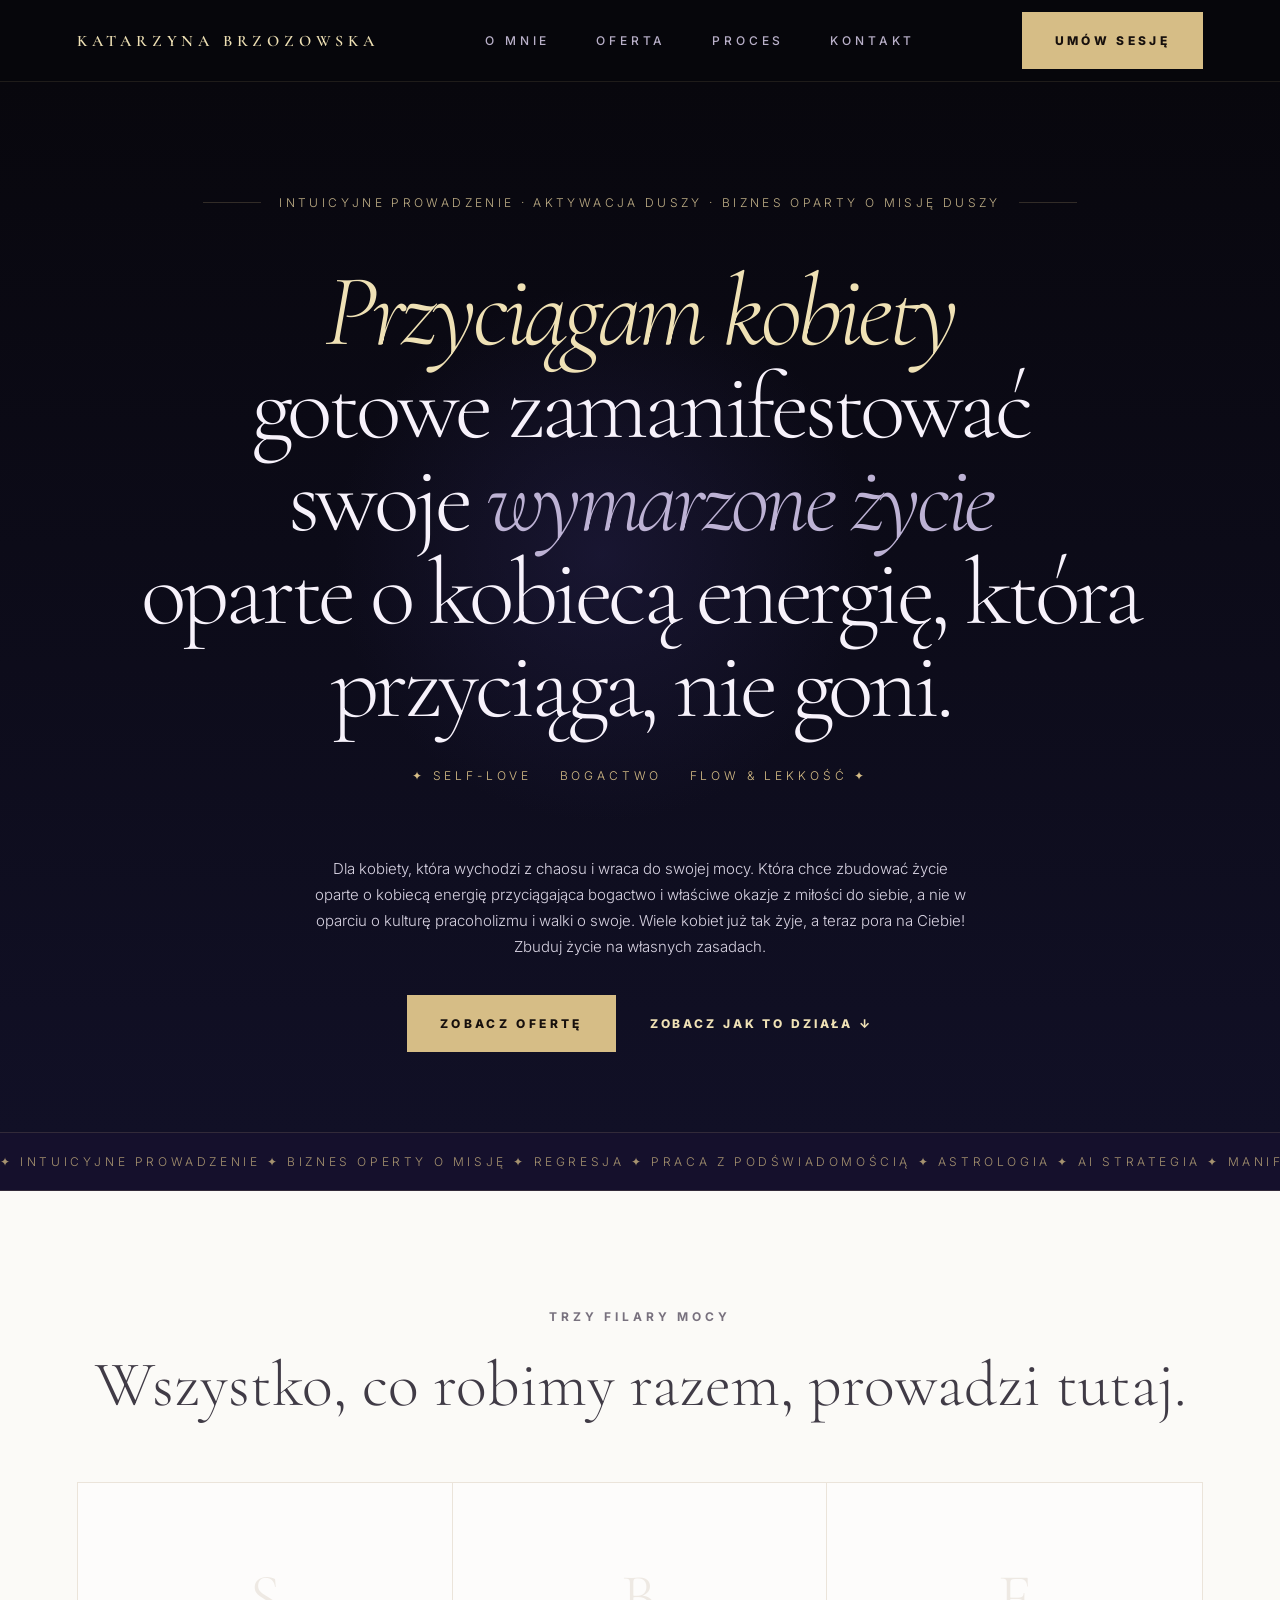
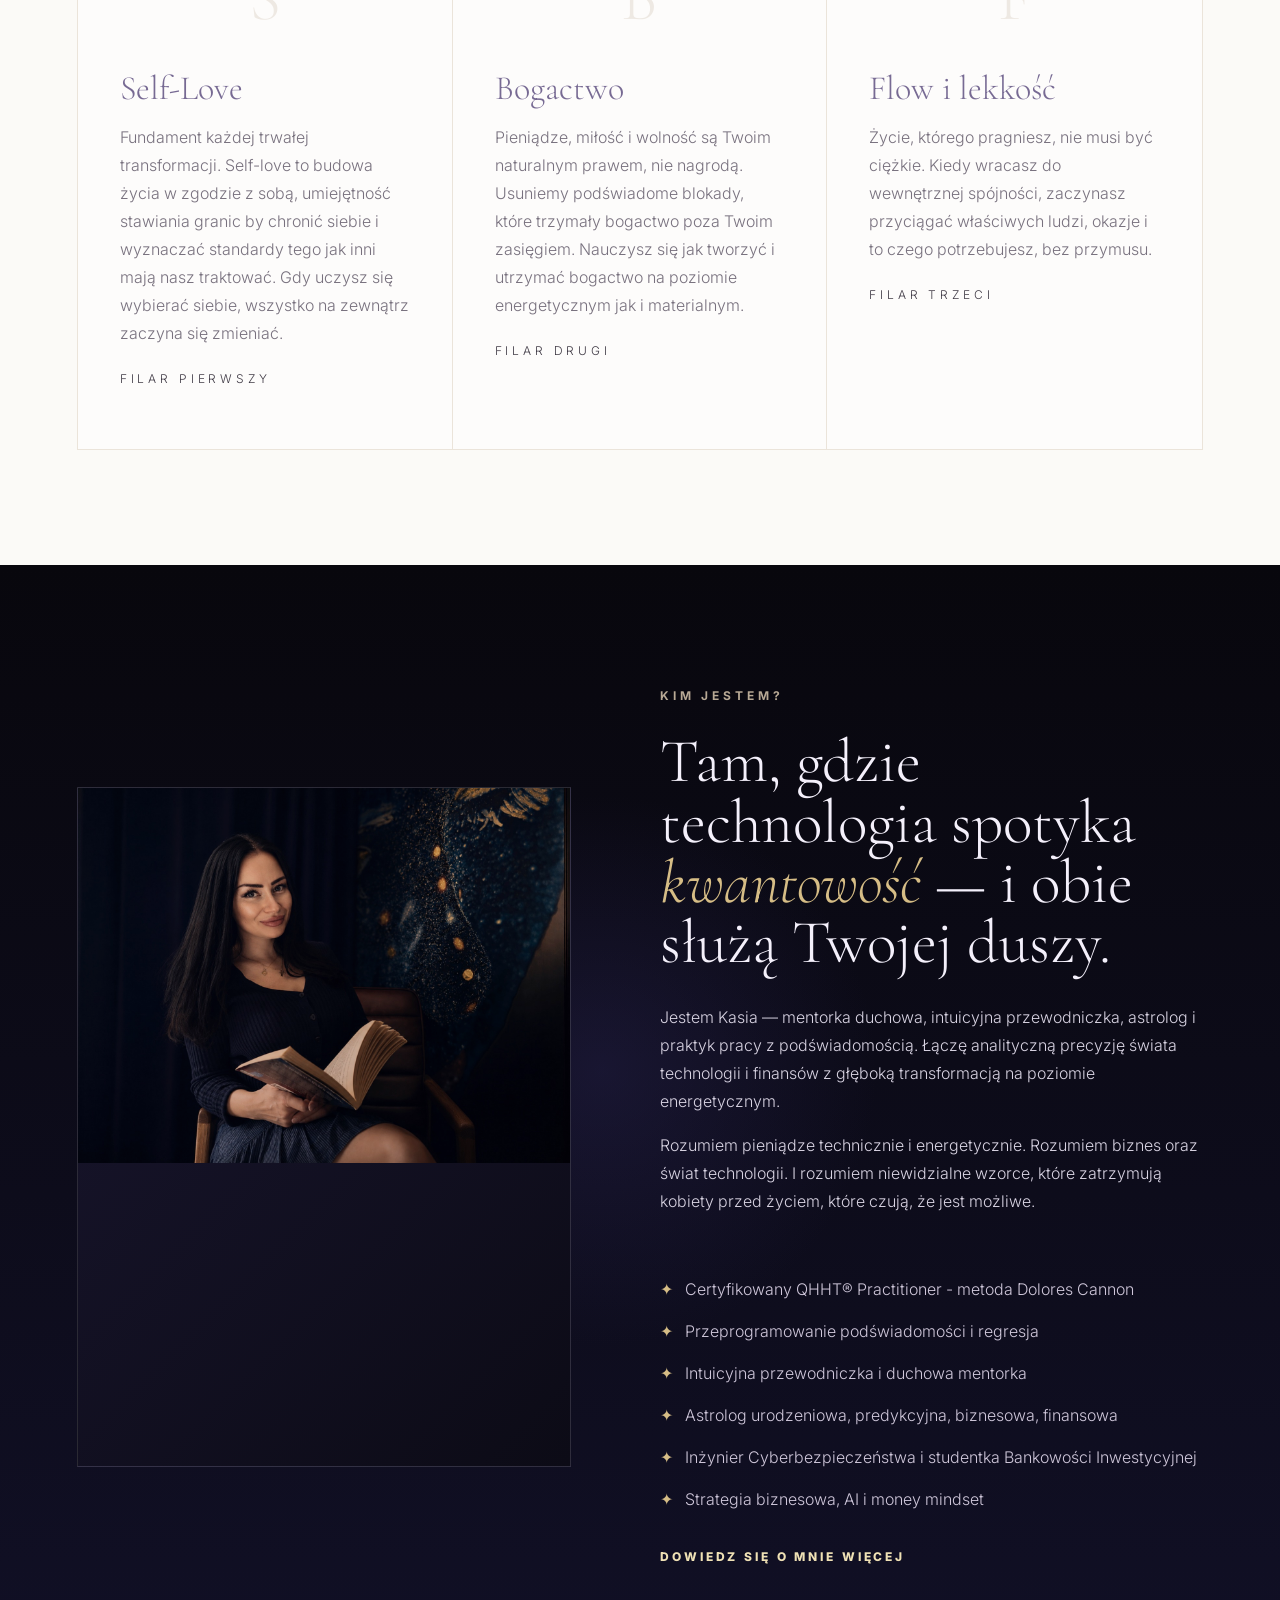
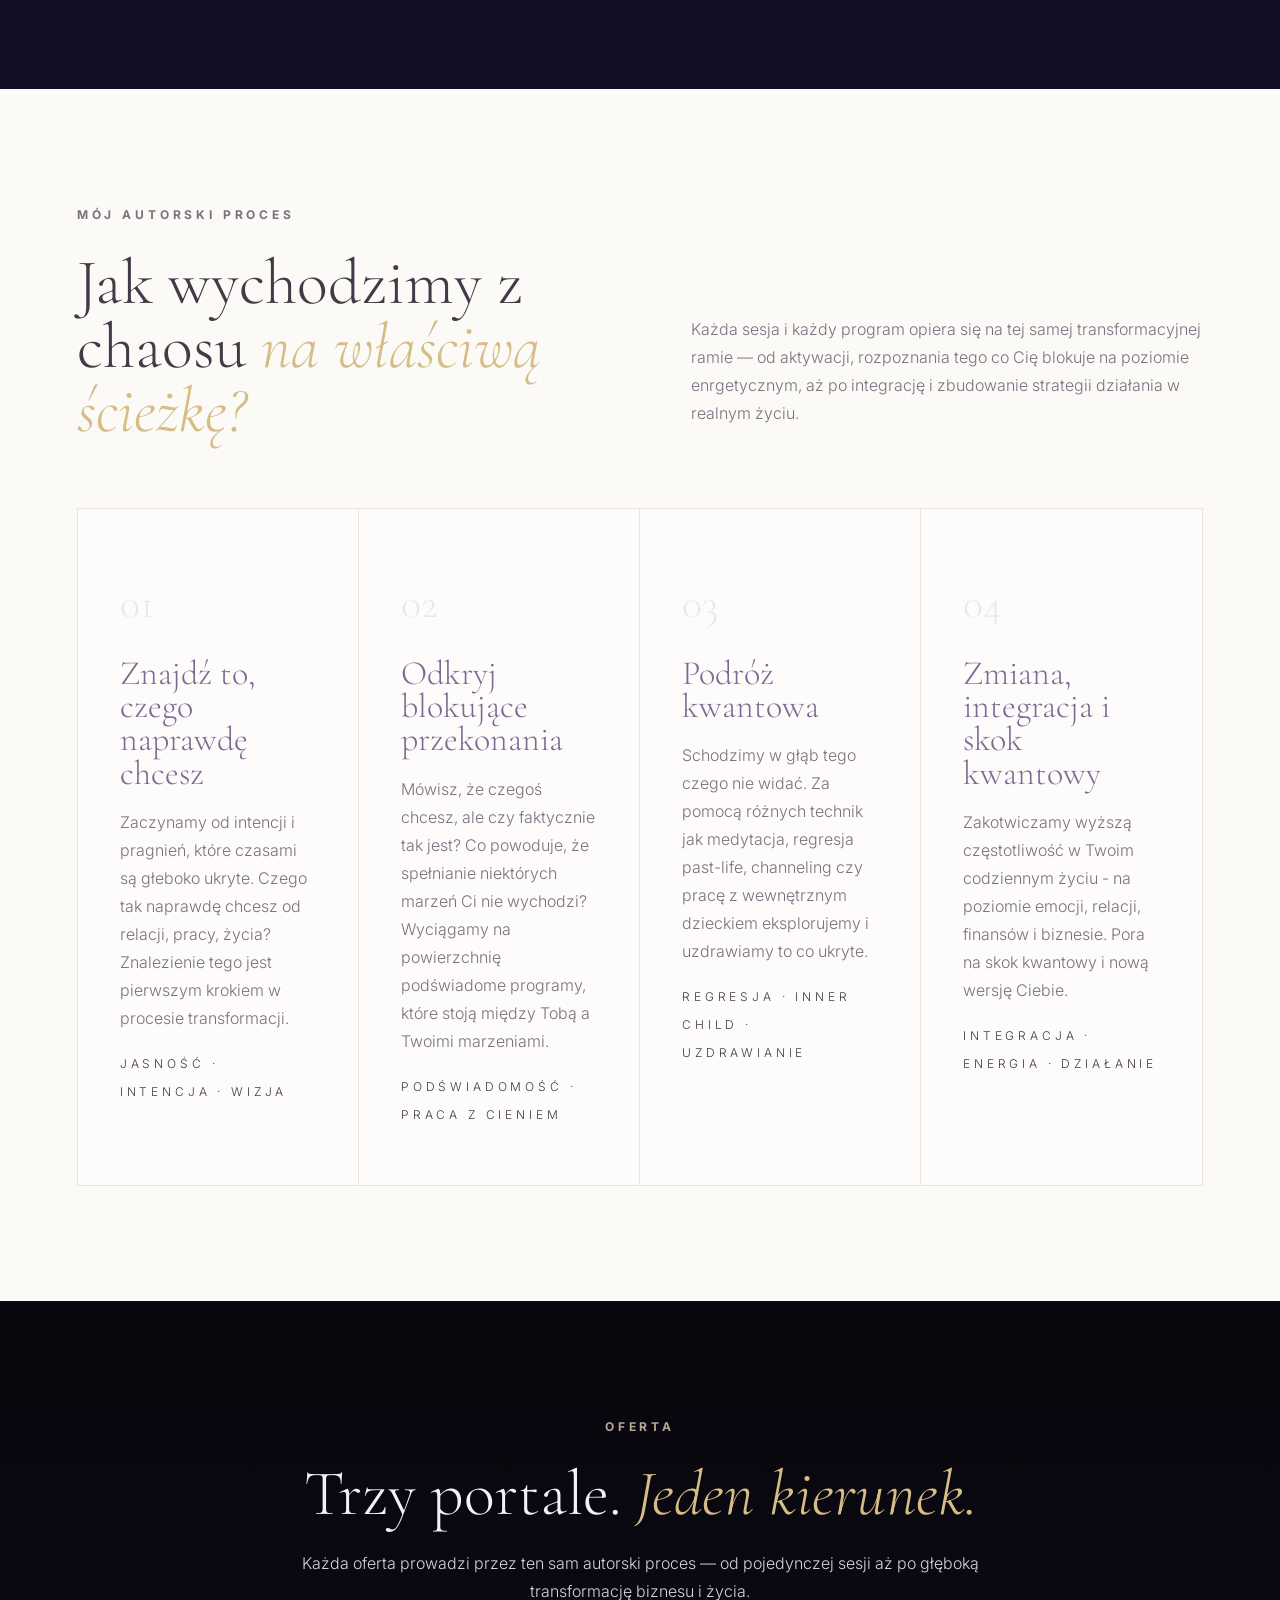
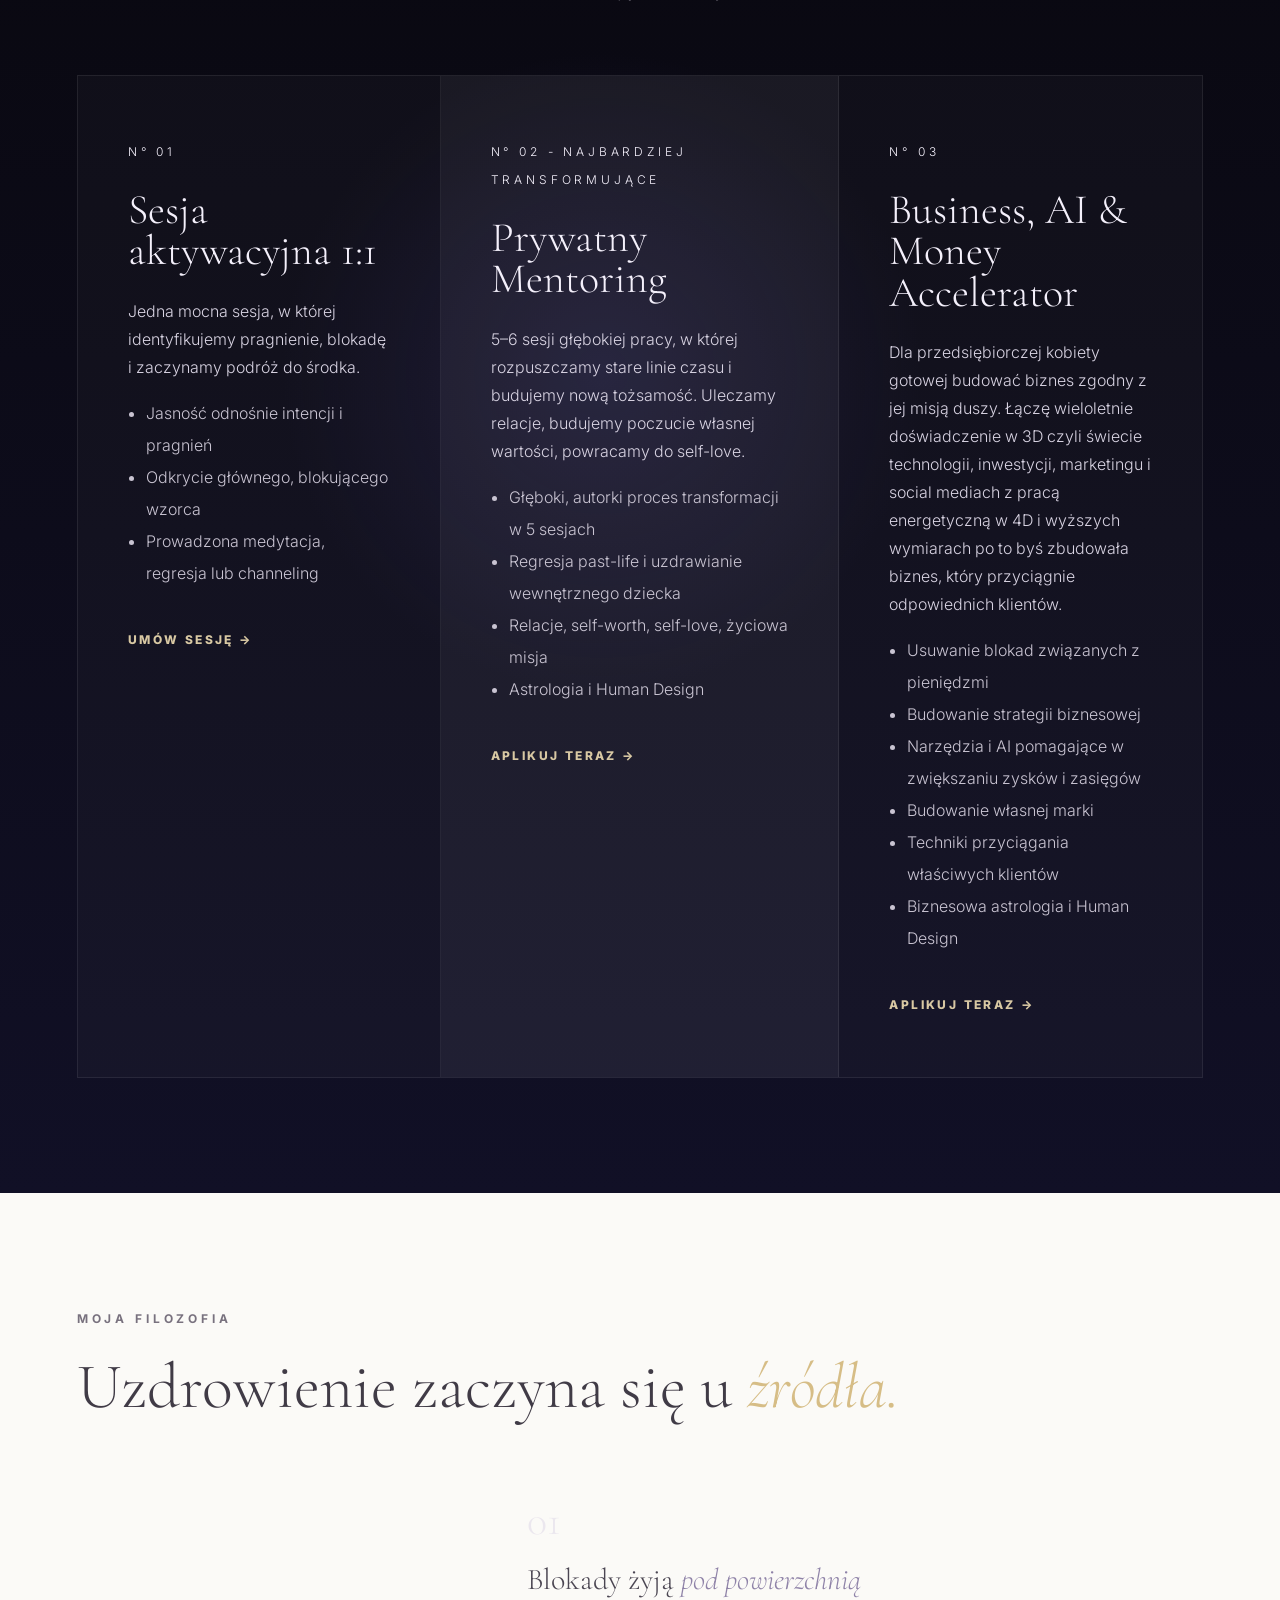
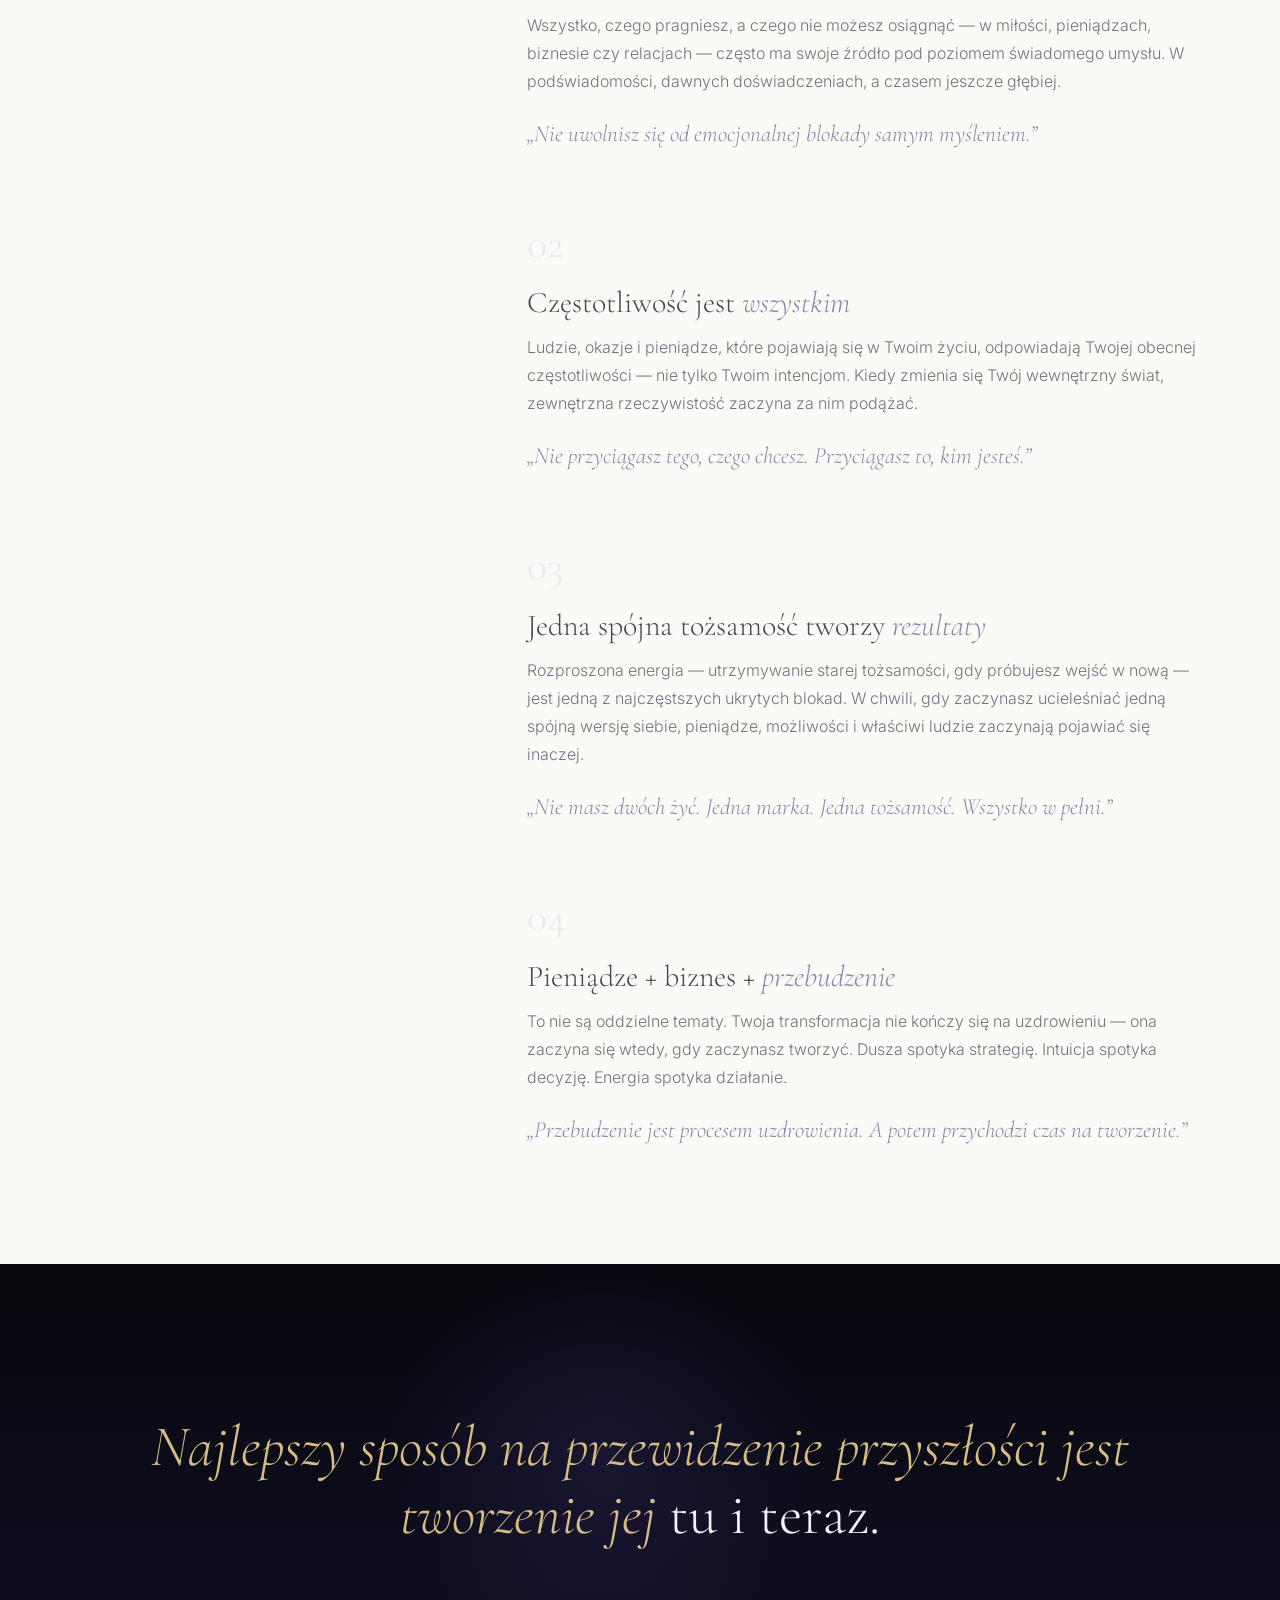
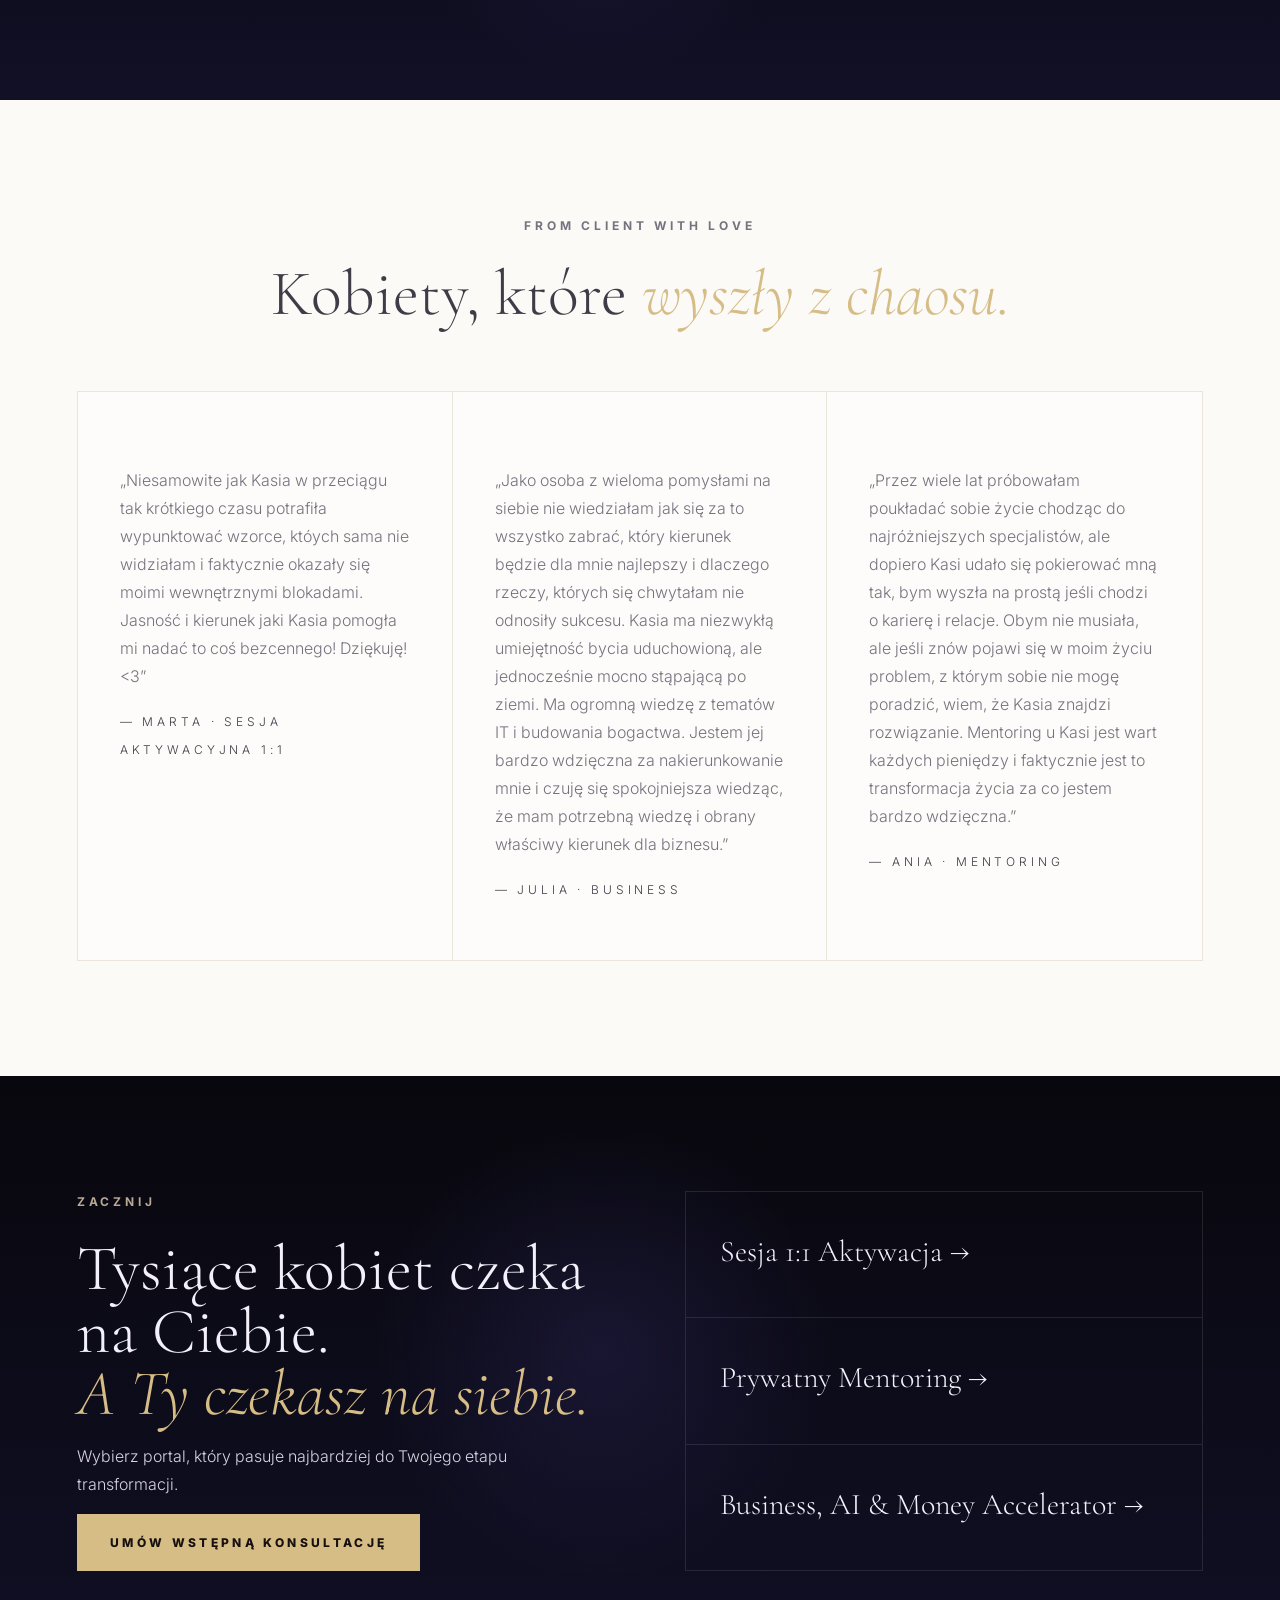
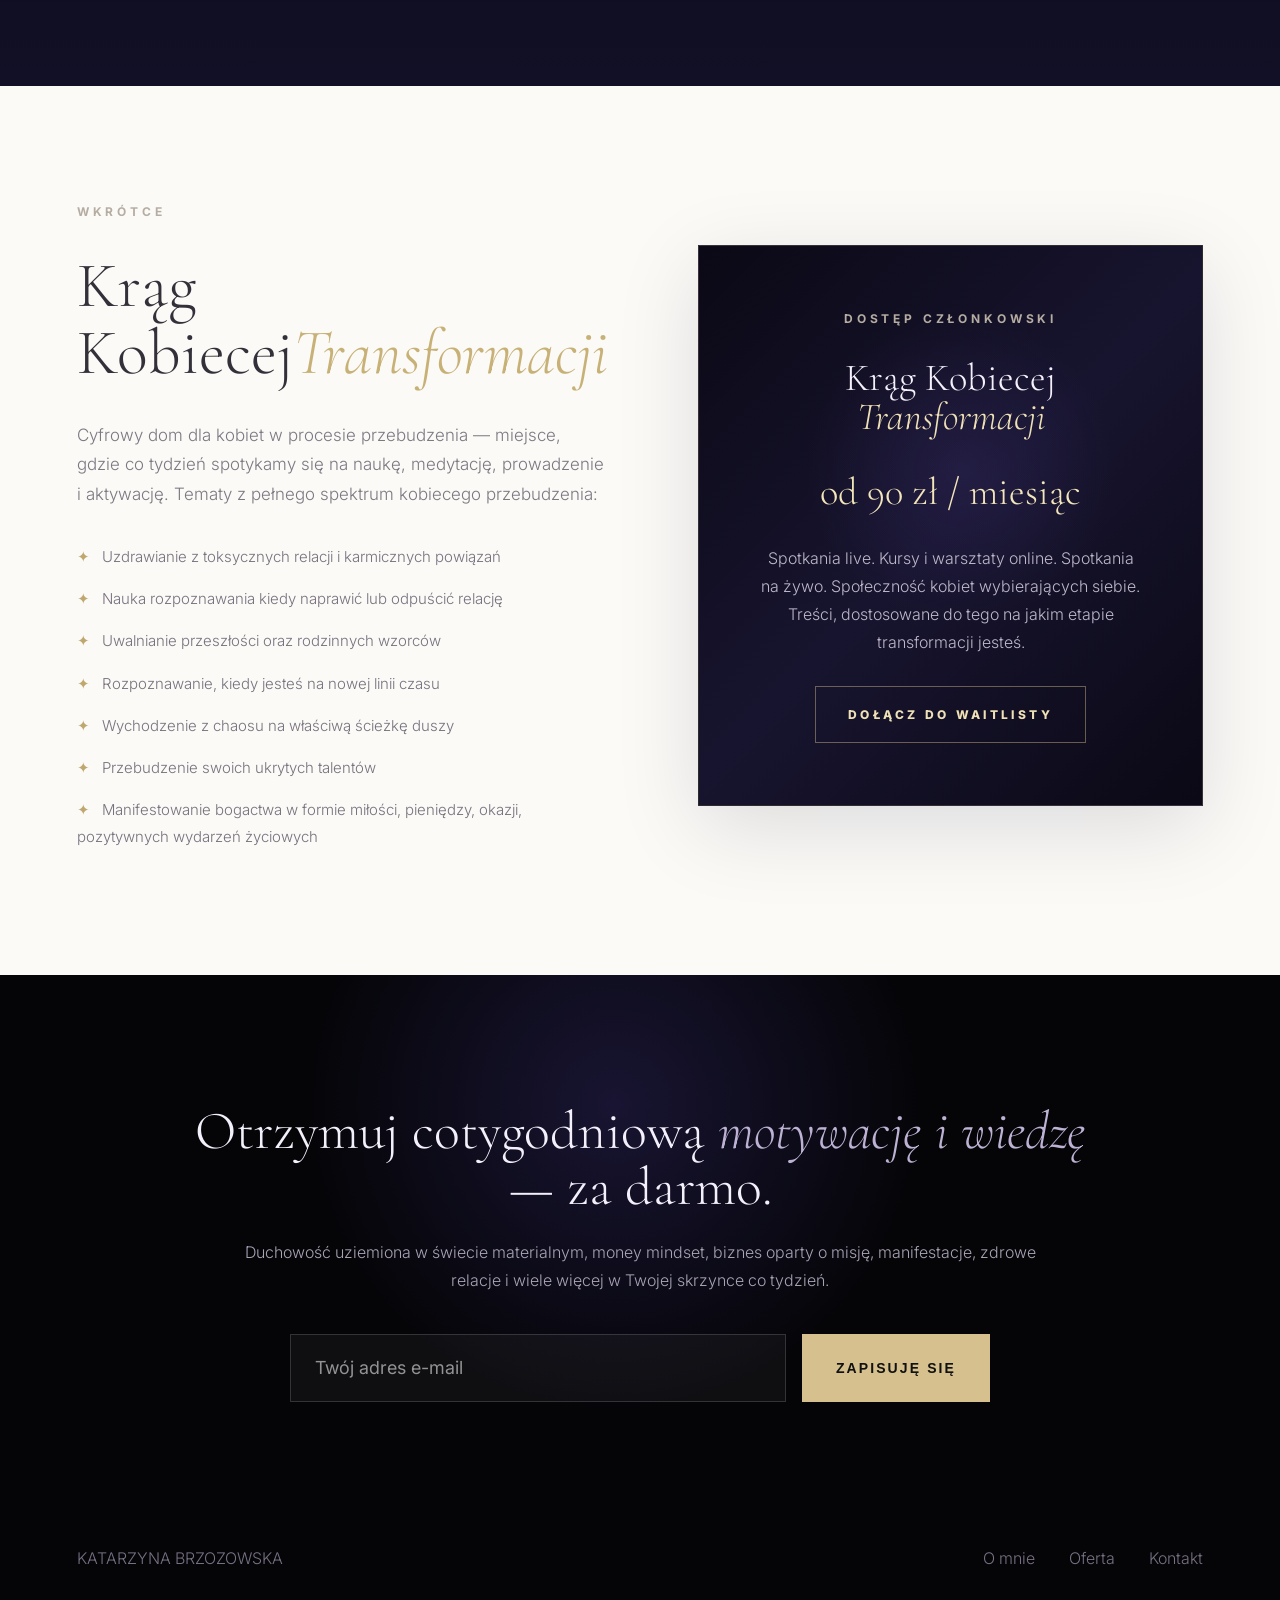
<file: index.html>
<!doctype html>
<html lang="pl">
<head>
  <meta charset="utf-8" />
  <meta name="viewport" content="width=device-width, initial-scale=1" />
  <title>Katarzyna Brzozowska</title>
  <meta name="description" content="Mentoring duchowy, aktywacja duszy, manifestacje, intuicyjne prowadzenie w okresie transformacja i przebudzenia. Tworzenie strategii biznesowych dla kobiet budujących życie w zgodzie z misją duszy." />
  <link rel="preconnect" href="https://fonts.googleapis.com">
  <link rel="preconnect" href="https://fonts.gstatic.com" crossorigin>
  <link href="https://fonts.googleapis.com/css2?family=Cormorant+Garamond:wght@300;400;500;600;700&family=Inter:wght@300;400;500;600;700&display=swap" rel="stylesheet">
  <link rel="stylesheet" href="assets/style.css" />
</head>
<body>
  <header class="site-header">
    <a class="brand" href="index.html">KATARZYNA BRZOZOWSKA</a>
    <nav>
      <a href="about.html">O mnie</a>
      <a href="#oferta">Oferta</a>
      <a href="#proces">Proces</a>
      <a href="contact.html">Kontakt</a>
    </nav>
    <a class="btn" href="https://tidycal.com/katarzynabrzozowskapoland/20-minute-meeting" target="_blank" rel="noopener">Umów sesję</a>
  </header>

  <main>
    <section class="hero section-dark">
      <div>
        <div class="eyebrow-line"><span></span> INTUICYJNE PROWADZENIE · AKTYWACJA DUSZY · BIZNES OPARTY O MISJĘ DUSZY <span></span></div>
        <h1><em>Przyciągam kobiety</em><br>gotowe zamanifestować<br>swoje <i>wymarzone życie</i><br>oparte o kobiecą energię, która przyciąga, nie goni.</h1>
        <p class="small-tags">✦ SELF-LOVE &nbsp;&nbsp; BOGACTWO &nbsp;&nbsp; FLOW & LEKKOŚĆ ✦</p>
        <p class="hero-copy">Dla kobiety, która wychodzi z chaosu i wraca do swojej mocy. Która chce zbudować życie oparte o kobiecą energię przyciągająca bogactwo i właściwe okazje z miłości do siebie, a nie w oparciu o kulturę pracoholizmu i walki o swoje. Wiele kobiet już tak żyje, a teraz pora na Ciebie! Zbuduj życie na własnych zasadach.</p>
        <div class="hero-actions">
          <a class="btn" href="#oferta">Zobacz ofertę</a>
          <a class="text-link" href="#proces">Zobacz jak to działa ↓</a>
        </div>
      </div>
    </section>

    <div class="ticker">
      <div class="ticker-track">
        <span>✦ INTUICYJNE PROWADZENIE ✦ BIZNES OPERTY O MISJĘ ✦ REGRESJA ✦ PRACA Z PODŚWIADOMOŚCIĄ ✦ ASTROLOGIA ✦ AI STRATEGIA ✦ MANIFESTACJA PIENIĘDZY ✦ ULECZENIE RELACJI ✦ REGRESJA ✦ PRACA Z PODŚWIADOMOŚCIĄ ✦ ASTROLOGIA ✦ AI STRATEGIA ✦ MANIFESTACJA PIENIĘDZY ✦ ULECZENIE RELACJI ✦</span>
        <span>✦ HUMAN DESIGN ✦ BIZNES OPERTY O MISJĘ ✦ ASTROLOGIA ✦ AI STRATEGIA ✦ MANIFESTACJA PIENIĘDZY ✦ ULECZENIE RELACJI ✦</span>
      </div>
    </div>

    <section class="section-light principles">
      <div class="center">
        <p class="kicker">TRZY FILARY MOCY</p>
        <h2 class="section-title">Wszystko, co robimy razem, prowadzi tutaj.</h2>
      </div>
      <div class="cards three">
        <article><div class="letter">S</div><h3>Self-Love</h3><p>Fundament każdej trwałej transformacji. Self-love to budowa życia w zgodzie z sobą, umiejętność stawiania granic by chronić siebie i wyznaczać standardy tego jak inni mają nasz traktować. Gdy uczysz się wybierać siebie, wszystko na zewnątrz zaczyna się zmieniać.</p><small>FILAR PIERWSZY</small></article>
        <article><div class="letter">B</div><h3>Bogactwo</h3><p>Pieniądze, miłość i wolność są Twoim naturalnym prawem, nie nagrodą. Usuniemy podświadome blokady, które trzymały bogactwo poza Twoim zasięgiem. Nauczysz się jak tworzyć i utrzymać bogactwo na poziomie energetycznym jak i materialnym.</p><small>FILAR DRUGI</small></article>
        <article><div class="letter">F</div><h3>Flow i lekkość</h3><p>Życie, którego pragniesz, nie musi być ciężkie. Kiedy wracasz do wewnętrznej spójności, zaczynasz przyciągać właściwych ludzi, okazje i to czego potrzebujesz, bez przymusu.</p><small>FILAR TRZECI</small></article>
      </div>
    </section>

    <section class="guide section-dark" id="omnie-preview">
      <div class="guide-photo">
        <img src="assets/kate.jpg" alt="Kate — przewodniczka duchowa" onerror="this.style.display='none'; this.parentElement.classList.add('no-photo');">
      </div>
      <div class="guide-copy">
        <p class="kicker">KIM JESTEM?</p>
        <h2>Tam, gdzie technologia spotyka <em>kwantowość</em> — i obie służą Twojej duszy.</h2>
        <p>Jestem Kasia — mentorka duchowa, intuicyjna przewodniczka, astrolog i praktyk pracy z podświadomością. Łączę analityczną precyzję świata technologii i finansów z głęboką transformacją na poziomie energetycznym.</p>
        <p>Rozumiem pieniądze technicznie i energetycznie. Rozumiem biznes oraz świat technologii. I rozumiem niewidzialne wzorce, które zatrzymują kobiety przed życiem, które czują, że jest możliwe.</p>
        <ul class="star-list">
          <li>Certyfikowany QHHT® Practitioner - metoda Dolores Cannon</li>
          <li>Przeprogramowanie podświadomości i regresja</li>
          <li>Intuicyjna przewodniczka i duchowa mentorka</li>
          <li>Astrolog urodzeniowa, predykcyjna, biznesowa, finansowa</li>
          <li>Inżynier Cyberbezpieczeństwa i studentka Bankowości Inwestycyjnej</li>
          <li>Strategia biznesowa, AI i money mindset</li>
        </ul>
        <a class="text-link" href="about.html">Dowiedz się o mnie więcej</a>
      </div>
    </section>

    <section class="process section-light" id="proces">
      <div class="split-head">
        <div><p class="kicker">MÓJ AUTORSKI PROCES</p><h2 class="section-title">Jak wychodzimy z chaosu <em>na właściwą ścieżkę?</em></h2></div>
        <p>Każda sesja i każdy program opiera się na tej samej transformacyjnej ramie — od aktywacji, rozpoznania tego co Cię blokuje na poziomie enrgetycznym, aż po integrację i zbudowanie strategii działania w realnym życiu.</p>
      </div>
      <div class="cards four">
        <article><span>01</span><h3>Znajdź to, czego naprawdę chcesz</h3><p>Zaczynamy od intencji i pragnień, które czasami są głeboko ukryte. Czego tak naprawdę chcesz od relacji, pracy, życia? Znalezienie tego jest pierwszym krokiem w procesie transformacji.</p><small>JASNOŚĆ · INTENCJA · WIZJA</small></article>
        <article><span>02</span><h3>Odkryj blokujące przekonania</h3><p>Mówisz, że czegoś chcesz, ale czy faktycznie tak jest? Co powoduje, że spełnianie niektórych marzeń Ci nie wychodzi? Wyciągamy na powierzchnię podświadome programy, które stoją między Tobą a Twoimi marzeniami.</p><small>PODŚWIADOMOŚĆ · PRACA Z CIENIEM</small></article>
        <article><span>03</span><h3>Podróż kwantowa</h3><p>Schodzimy w głąb tego czego nie widać. Za pomocą różnych technik jak medytacja, regresja past-life, channeling czy pracę z wewnętrznym dzieckiem eksplorujemy i uzdrawiamy to co ukryte.</p><small>REGRESJA · INNER CHILD · UZDRAWIANIE</small></article>
        <article><span>04</span><h3>Zmiana, integracja i skok kwantowy</h3><p>Zakotwiczamy wyższą częstotliwość w Twoim codziennym życiu - na poziomie emocji, relacji, finansów i biznesie. Pora na skok kwantowy i nową wersję Ciebie.</p><small>INTEGRACJA · ENERGIA · DZIAŁANIE</small></article>
      </div>
    </section>

    <section class="offer-section section-dark" id="oferta">
      <p class="kicker">OFERTA</p>
      <h2>Trzy portale. <em>Jeden kierunek.</em></h2>
      <p class="center-copy">Każda oferta prowadzi przez ten sam autorski proces — od pojedynczej sesji aż po głęboką transformację biznesu i życia.</p>
      <div class="offer-grid">
        <article><small>N° 01</small><h3>Sesja aktywacyjna 1:1</h3><p>Jedna mocna sesja, w której identyfikujemy pragnienie, blokadę i zaczynamy podróż do środka.</p><ul><li>Jasność odnośnie intencji i pragnień</li><li>Odkrycie głównego, blokującego wzorca</li><li>Prowadzona medytacja, regresja lub channeling</li></ul><a href="https://tidycal.com/katarzynabrzozowskapoland/jednorazowa-sesja" target="_blank" rel="noopener">Umów sesję →</a></article>
        <article class="featured"><small> N° 02 - </small><small>NAJBARDZIEJ TRANSFORMUJĄCE</small><h3>Prywatny Mentoring</h3><p>5–6 sesji głębokiej pracy, w której rozpuszczamy stare linie czasu i budujemy nową tożsamość. Uleczamy relacje, budujemy poczucie własnej wartości, powracamy do self-love.</p><ul><li>Głęboki, autorki proces transformacji w 5 sesjach</li><li>Regresja past-life i uzdrawianie wewnętrznego dziecka</li><li>Relacje, self-worth, self-love, życiowa misja</li><li>Astrologia i Human Design</li></ul><a href="contact.html">Aplikuj teraz →</a></article>
        <article><small>N° 03</small><h3>Business, AI & Money Accelerator</h3><p>Dla przedsiębiorczej kobiety gotowej budować biznes zgodny z jej misją duszy. Łączę wieloletnie doświadczenie w 3D czyli świecie technologii, inwestycji, marketingu i social mediach z pracą energetyczną w 4D i wyższych wymiarach po to byś zbudowała biznes, który przyciągnie odpowiednich klientów. </p><ul><li>Usuwanie blokad związanych z pieniędzmi</li><li>Budowanie strategii biznesowej</li><li>Narzędzia i AI pomagające w zwiększaniu zysków i zasięgów</li><li>Budowanie własnej marki</li><li>Techniki przyciągania właściwych klientów</li><li>Biznesowa astrologia i Human Design</li></ul><a href="contact.html">Aplikuj teraz →</a></article>
      </div>
    </section>
    <section class="philosophy section-light">
      <p class="kicker">MOJA FILOZOFIA</p>
    
      <h2 class="section-title">
        Uzdrowienie zaczyna się u <em>źródła.</em>
      </h2>
    
      <div class="philosophy-list">
    
        <article>
          <span>01</span>
          <h3>Blokady żyją <em>pod powierzchnią</em></h3>
    
          <p>
            Wszystko, czego pragniesz, a czego nie możesz osiągnąć — w miłości,
            pieniądzach, biznesie czy relacjach — często ma swoje źródło pod
            poziomem świadomego umysłu. W podświadomości, dawnych doświadczeniach, a czasem jeszcze głębiej.
          </p>
    
          <blockquote>
            „Nie uwolnisz się od emocjonalnej blokady samym myśleniem.”
          </blockquote>
        </article>
    
        <article>
          <span>02</span>
          <h3>Częstotliwość jest <em>wszystkim</em></h3>
    
          <p>
            Ludzie, okazje i pieniądze, które pojawiają się w Twoim życiu,
            odpowiadają Twojej obecnej częstotliwości — nie tylko Twoim intencjom.
            Kiedy zmienia się Twój wewnętrzny świat, zewnętrzna rzeczywistość
            zaczyna za nim podążać.
          </p>
    
          <blockquote>
            „Nie przyciągasz tego, czego chcesz. Przyciągasz to, kim jesteś.”
          </blockquote>
        </article>
    
        <article>
          <span>03</span>
          <h3>Jedna spójna tożsamość tworzy <em>rezultaty</em></h3>
    
          <p>
            Rozproszona energia — utrzymywanie starej tożsamości, gdy próbujesz
            wejść w nową — jest jedną z najczęstszych ukrytych blokad.
            W chwili, gdy zaczynasz ucieleśniać jedną spójną wersję siebie,
            pieniądze, możliwości i właściwi ludzie zaczynają pojawiać się inaczej.
          </p>
    
          <blockquote>
            „Nie masz dwóch żyć. Jedna marka. Jedna tożsamość. Wszystko w pełni.”
          </blockquote>
        </article>
    
        <article>
          <span>04</span>
          <h3>Pieniądze + biznes + <em>przebudzenie</em></h3>
    
          <p>
            To nie są oddzielne tematy. Twoja transformacja nie kończy się
            na uzdrowieniu — ona zaczyna się wtedy, gdy zaczynasz tworzyć.
            Dusza spotyka strategię. Intuicja spotyka decyzję.
            Energia spotyka działanie.
          </p>
    
          <blockquote>
            „Przebudzenie jest procesem uzdrowienia.
            A potem przychodzi czas na tworzenie.”
          </blockquote>
        </article>
    
      </div>
    </section>

    <section class="quote section-dark">
      <h2><em>Najlepszy sposób na przewidzenie przyszłości jest tworzenie jej</em> tu i teraz.</h2>
    </section>

    <section class="testimonials section-light">
      <p class="kicker center">FROM CLIENT WITH LOVE</p>
      <h2 class="section-title">Kobiety, które <em>wyszły z chaosu.</em></h2>
      <div class="cards three">
        <article><p>„Niesamowite jak Kasia w przeciągu tak krótkiego czasu potrafiła wypunktować wzorce, któych sama nie widziałam i faktycznie okazały się moimi wewnętrznymi blokadami. Jasność i kierunek jaki Kasia pomogła mi nadać to coś bezcennego! Dziękuję! <3”</p><small>— MARTA · SESJA AKTYWACYJNA 1:1</small></article>
        <article><p>„Jako osoba z wieloma pomysłami na siebie nie wiedziałam jak się za to wszystko zabrać, który kierunek będzie dla mnie najlepszy i dlaczego rzeczy, których się chwytałam nie odnosiły sukcesu. Kasia ma niezwykłą umiejętność bycia uduchowioną, ale jednocześnie mocno stąpającą po ziemi. Ma ogromną wiedzę z tematów IT i budowania bogactwa. Jestem jej bardzo wdzięczna za nakierunkowanie mnie i czuję się spokojniejsza wiedząc, że mam potrzebną wiedzę i obrany właściwy kierunek dla biznesu.”</p><small>— JULIA · BUSINESS</small></article>
        <article><p>„Przez wiele lat próbowałam poukładać sobie życie chodząc do najróżniejszych specjalistów, ale dopiero Kasi udało się pokierować mną tak, bym wyszła na prostą jeśli chodzi o karierę i relacje. Obym nie musiała, ale jeśli znów pojawi się w moim życiu problem, z którym sobie nie mogę poradzić, wiem, że Kasia znajdzi rozwiązanie. Mentoring u Kasi jest wart każdych pieniędzy i faktycznie jest to transformacja życia za co jestem bardzo wdzięczna.”</p><small>— ANIA · MENTORING</small></article>
      </div>
    </section>

    <section class="cta section-dark">
      <div>
        <p class="kicker">ZACZNIJ</p>
        <h2>Tysiące kobiet czeka na Ciebie.<br><em>A Ty czekasz na siebie.</em></h2>
        <p>Wybierz portal, który pasuje najbardziej do Twojego etapu transformacji.</p>
        <a class="btn" href="https://tidycal.com/katarzynabrzozowskapoland/20-minute-meeting" target="_blank" rel="noopener">Umów wstępną konsultację</a>
      </div>
      <div class="cta-links">
        <a href="https://tidycal.com/katarzynabrzozowskapoland/jednorazowa-sesja" target="_blank" rel="noopener">Sesja 1:1 Aktywacja →</a>
        <a href="https://tidycal.com/katarzynabrzozowskapoland/mentoring" target="_blank" rel="noopener">Prywatny Mentoring →</a>
        <a href="https://tidycal.com/katarzynabrzozowskapoland/business" target="_blank" rel="noopener">Business, AI & Money Accelerator →</a>
      </div>
    </section>

    <section class="membership-section">
      <div class="membership-grid">
        <div>
          <p class="kicker">WKRÓTCE</p>
          <h2 class="membership-title">Krąg Kobiecej<em>Transformacji</em></h2>
          <p class="membership-copy">Cyfrowy dom dla kobiet w procesie przebudzenia — miejsce, gdzie co tydzień spotykamy się na naukę, medytację, prowadzenie i aktywację. Tematy z pełnego spektrum kobiecego przebudzenia:</p>
          <ul class="membership-list">
            <li>Uzdrawianie z toksycznych relacji i karmicznych powiązań</li>
            <li>Nauka rozpoznawania kiedy naprawić lub odpuścić relację</li>
            <li>Uwalnianie przeszłości oraz rodzinnych wzorców</li>
            <li>Rozpoznawanie, kiedy jesteś na nowej linii czasu</li>
            <li>Wychodzenie z chaosu na właściwą ścieżkę duszy</li>
            <li>Przebudzenie swoich ukrytych talentów</li>
            <li>Manifestowanie bogactwa w formie miłości, pieniędzy, okazji, pozytywnych wydarzeń życiowych</li>
          </ul>
        </div>

        <div class="membership-card">
          <div>
            <p class="kicker">DOSTĘP CZŁONKOWSKI</p>
            <h3>Krąg Kobiecej<em>Transformacji</em></h3>
            <div class="membership-price">od 90 zł / miesiąc</div>
            <p>Spotkania live. Kursy i warsztaty online. Spotkania na żywo. Społeczność kobiet wybierających siebie. Treści, dostosowane do tego na jakim etapie transformacji jesteś.</p>
            <a href="contact.html" class="btn btn-outline">Dołącz do waitlisty</a>
          </div>
        </div>
      </div>
    </section>
    <section class="newsletter-section">
      <div class="newsletter-inner">
    
        <h2>
          Otrzymuj cotygodniową <em>motywację i wiedzę</em> — za darmo.
        </h2>
    
        <p>
          Duchowość uziemiona w świecie materialnym, money mindset, biznes oparty o misję,
          manifestacje, zdrowe relacje i wiele więcej w Twojej skrzynce co tydzień.
        </p>
    
        <form
          action="https://app.kit.com/forms/9523028/subscriptions"
          method="post"
          class="newsletter-form"
        >
          <input
            type="email"
            name="email_address"
            placeholder="Twój adres e-mail"
            required
          >
    
          <button type="submit">
            Zapisuję się
          </button>
        </form>
    
      </div>
    </section>
  </main>

  <footer>
    <span>KATARZYNA BRZOZOWSKA</span>
    <nav>
      <a href="about.html">O mnie</a>
      <a href="#oferta">Oferta</a>
      <a href="contact.html">Kontakt</a>
    </nav>
  </footer>

  <script src="assets/script.js"></script>
</body>
</html>
</file>
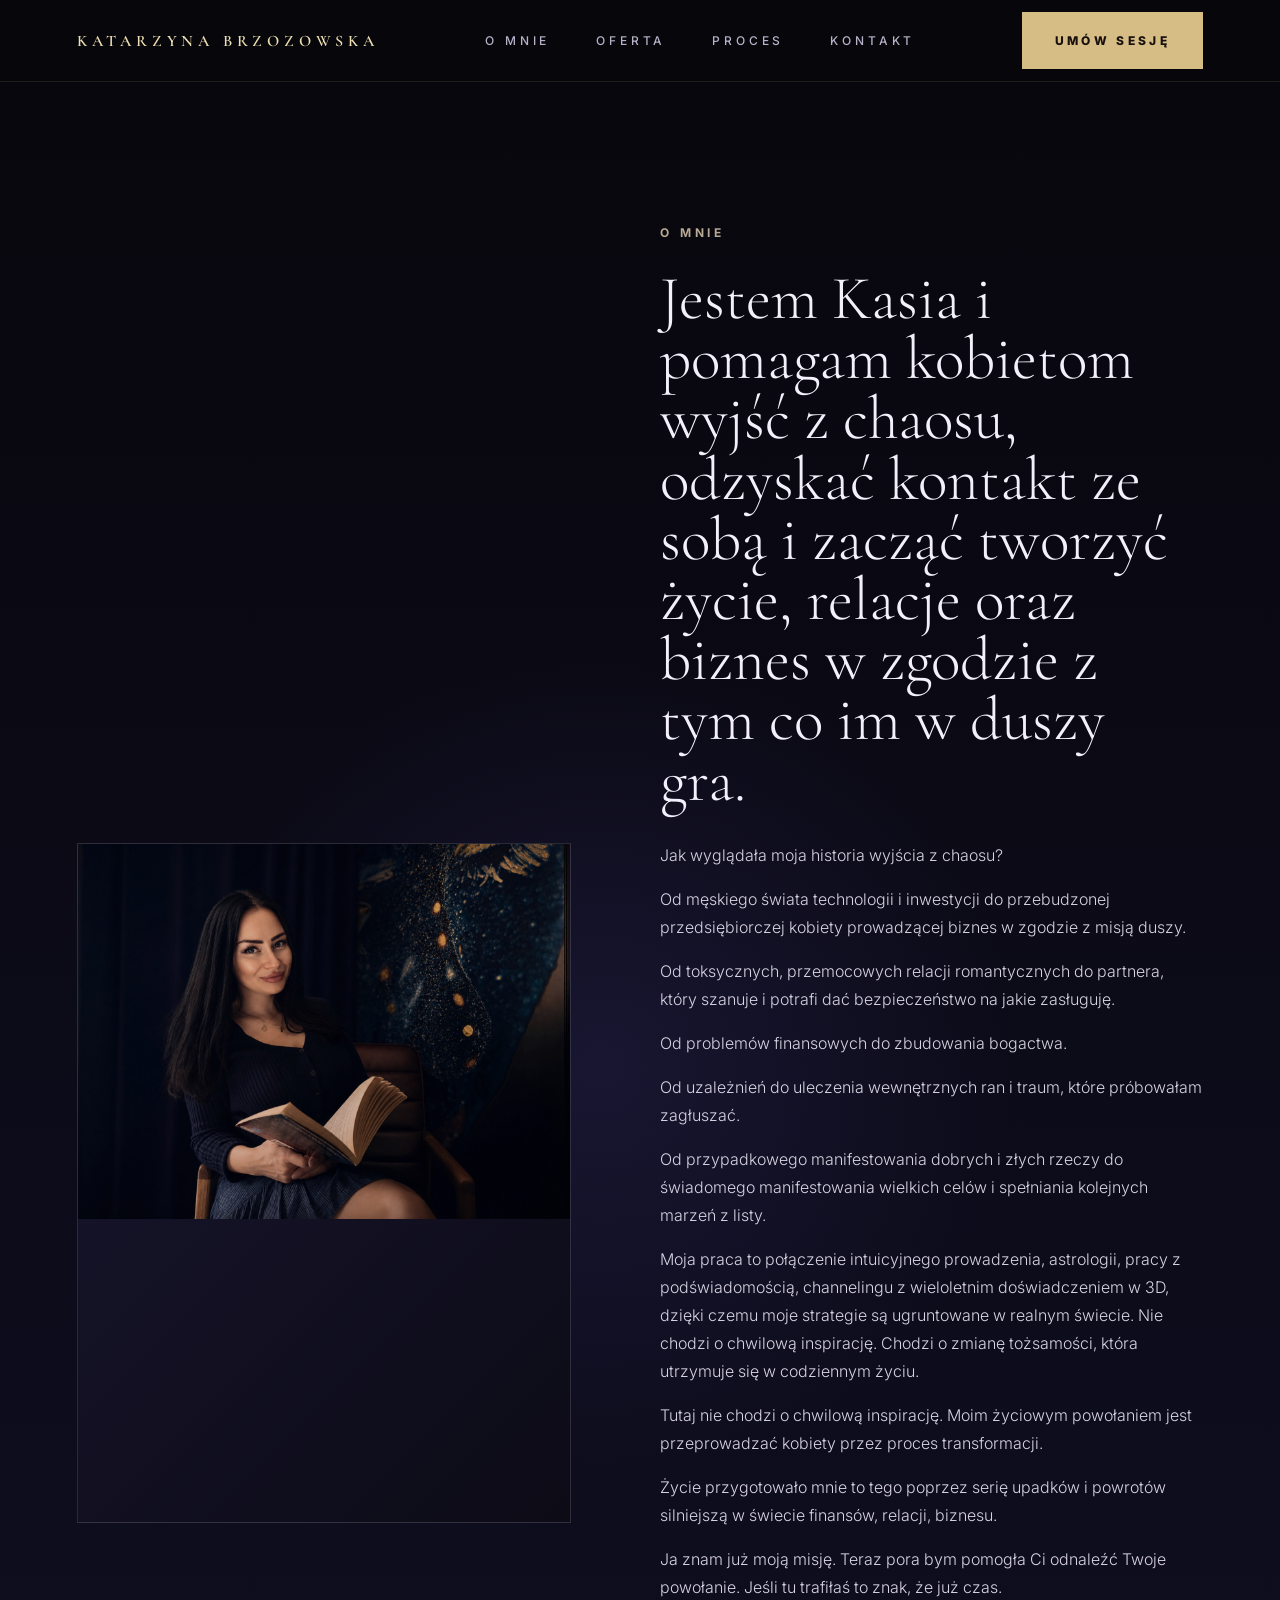
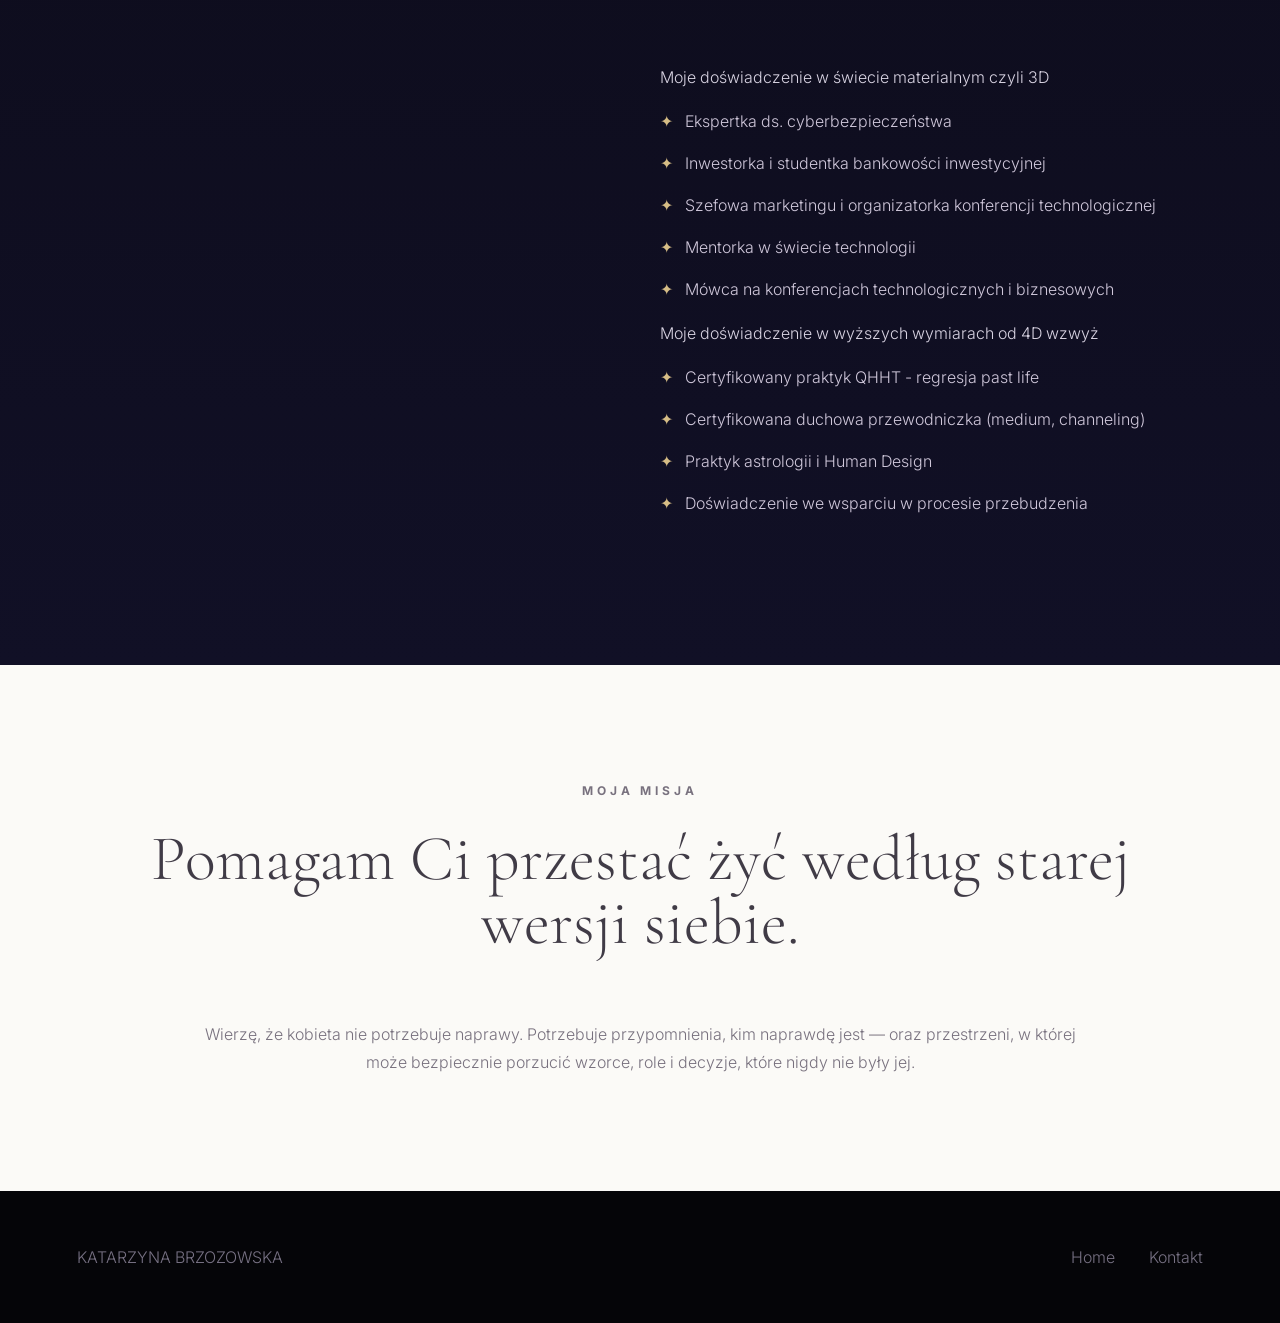
<file: about.html>
<!doctype html>
<html lang="pl">
<head>
  <meta charset="utf-8" />
  <meta name="viewport" content="width=device-width, initial-scale=1" />
  <title>O mnie — KATARZYNA BRZOZOWSKA</title>
  <link rel="preconnect" href="https://fonts.googleapis.com">
  <link rel="preconnect" href="https://fonts.gstatic.com" crossorigin>
  <link href="https://fonts.googleapis.com/css2?family=Cormorant+Garamond:wght@300;400;500;600;700&family=Inter:wght@300;400;500;600;700&display=swap" rel="stylesheet">
  <link rel="stylesheet" href="assets/style.css" />
</head>
<body>
<header class="site-header">
  <a class="brand" href="index.html">KATARZYNA BRZOZOWSKA</a>
  <nav>
    <a href="about.html">O mnie</a>
    <a href="index.html#oferta">Oferta</a>
    <a href="index.html#proces">Proces</a>
    <a href="contact.html">Kontakt</a>
  </nav>
  <a class="btn" href="https://tidycal.com/katarzynabrzozowskapoland/20-minute-meeting" target="_blank" rel="noopener">Umów sesję</a>
</header>

<main>
<section class="guide section-dark page-hero">
  <div class="guide-photo">
    <img src="assets/kate.jpg" alt="Kasia — przewodniczka duchowa" onerror="this.style.display='none'; this.parentElement.classList.add('no-photo');">
  </div>
  <div class="guide-copy">
    <p class="kicker">O MNIE</p>
    <h1>Jestem Kasia i pomagam kobietom wyjść z chaosu, odzyskać kontakt ze sobą i zacząć tworzyć życie, relacje oraz biznes w zgodzie z tym co im w duszy gra.</h1>
    <p>Jak wyglądała moja historia wyjścia z chaosu?</p>
    <p>Od męskiego świata technologii i inwestycji do przebudzonej przedsiębiorczej kobiety prowadzącej biznes w zgodzie z misją duszy.</p>
    <p>Od toksycznych, przemocowych relacji romantycznych do partnera, który szanuje i potrafi dać bezpieczeństwo na jakie zasługuję.</p>
    <p>Od problemów finansowych do zbudowania bogactwa.</p>
    <p>Od uzależnień do uleczenia wewnętrznych ran i traum, które próbowałam zagłuszać.</p>
    <p>Od przypadkowego manifestowania dobrych i złych rzeczy do świadomego manifestowania wielkich celów i spełniania kolejnych marzeń z listy.</p>
    <p>Moja praca to połączenie intuicyjnego prowadzenia, astrologii, pracy z podświadomością, channelingu z wieloletnim doświadczeniem w 3D, dzięki czemu moje strategie są ugruntowane w realnym świecie. Nie chodzi o chwilową inspirację. Chodzi o zmianę tożsamości, która utrzymuje się w codziennym życiu.</p>
    <p>Tutaj nie chodzi o chwilową inspirację. Moim życiowym powołaniem jest przeprowadzać kobiety przez proces transformacji.</p>
    <p>Życie przygotowało mnie to tego poprzez serię upadków i powrotów silniejszą w świecie finansów, relacji, biznesu.</p>
    <p>Ja znam już moją misję. Teraz pora bym pomogła Ci odnaleźć Twoje powołanie. Jeśli tu trafiłaś to znak, że już czas.</p>
    <ul class="star-list">
      <p>Moje doświadczenie w świecie materialnym czyli 3D</p>
      <li>Ekspertka ds. cyberbezpieczeństwa</li>
      <li>Inwestorka i studentka bankowości inwestycyjnej</li>
      <li>Szefowa marketingu i organizatorka konferencji technologicznej</li>
      <li>Mentorka w świecie technologii</li>
      <li>Mówca na konferencjach technologicznych i biznesowych</li>

      <p>Moje doświadczenie w wyższych wymiarach od 4D wzwyż</p>
      <li>Certyfikowany praktyk QHHT - regresja past life</li>
      <li>Certyfikowana duchowa przewodniczka (medium, channeling)</li>
      <li>Praktyk astrologii i Human Design</li>
      <li>Doświadczenie we wsparciu w procesie przebudzenia</li>
    </ul>
  </div>
</section>

<section class="section-light">
  <p class="kicker center">MOJA MISJA</p>
  <h2 class="section-title center">Pomagam Ci przestać żyć według starej wersji siebie.</h2>
  <p class="wide-copy">Wierzę, że kobieta nie potrzebuje naprawy. Potrzebuje przypomnienia, kim naprawdę jest — oraz przestrzeni, w której może bezpiecznie porzucić wzorce, role i decyzje, które nigdy nie były jej.</p>
</section>
</main>

<footer>
  <span>KATARZYNA BRZOZOWSKA</span>
  <nav><a href="index.html">Home</a><a href="contact.html">Kontakt</a></nav>
</footer>
</body>
</html>
</file>
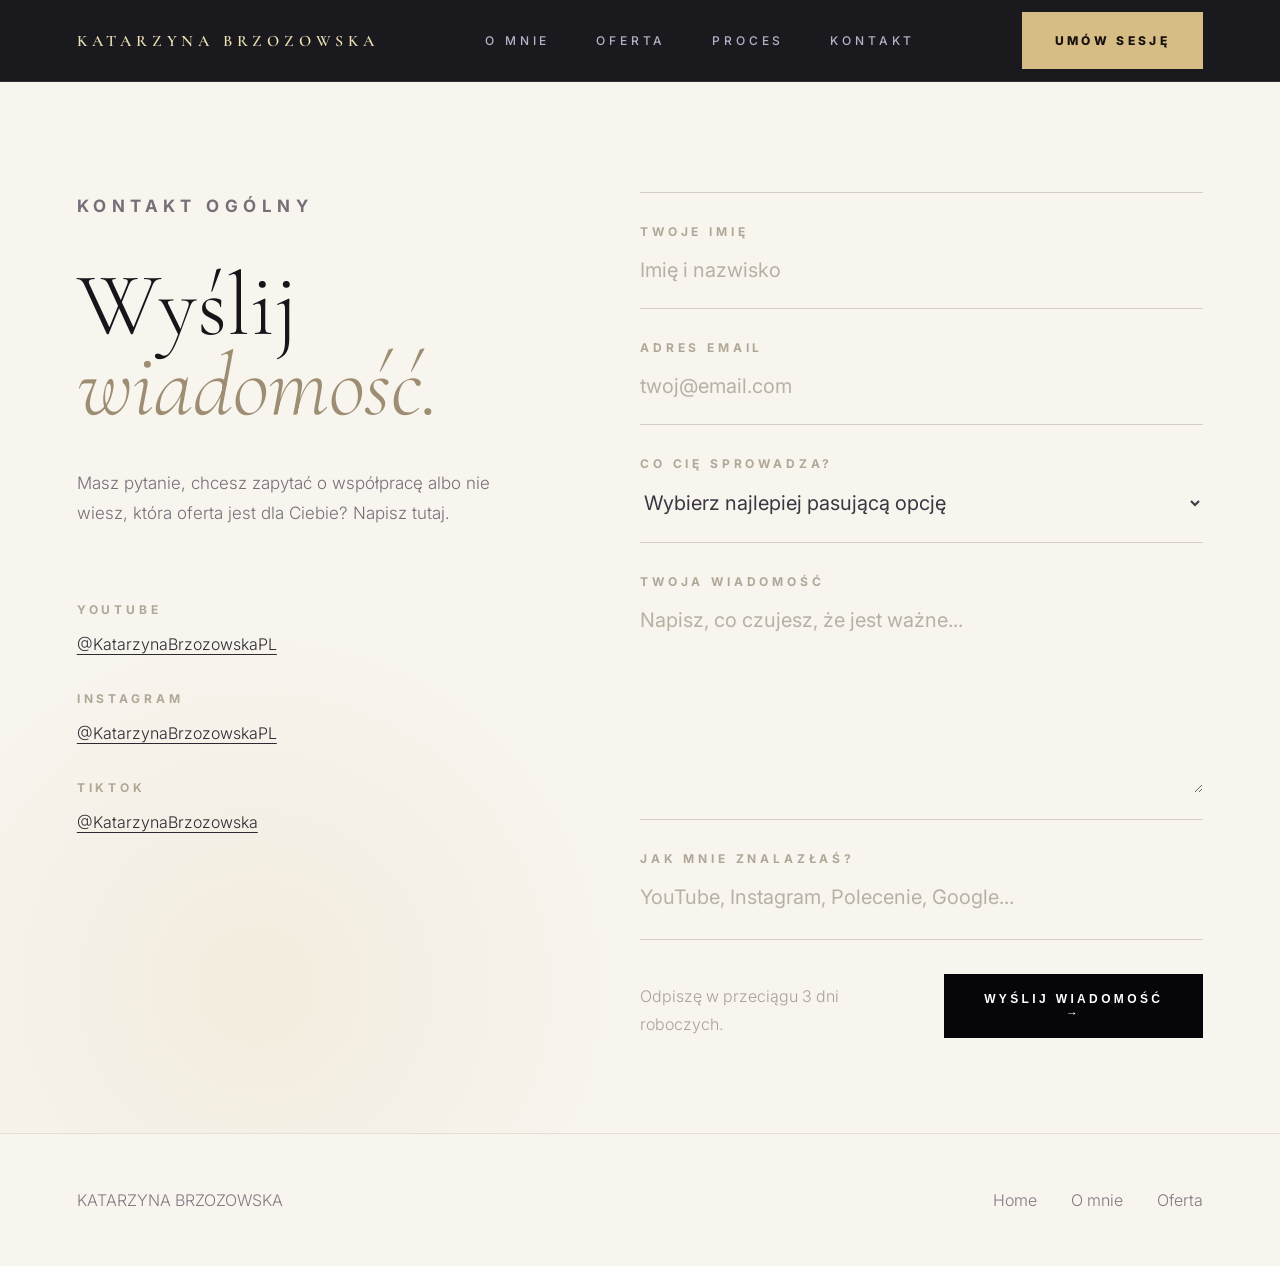
<file: contact.html>
<!doctype html>
<html lang="pl">
<head>
  <meta charset="utf-8" />
  <meta name="viewport" content="width=device-width, initial-scale=1" />
  <title>Kontakt — Katarzyna Brzozowska</title>
  <link rel="preconnect" href="https://fonts.googleapis.com">
  <link rel="preconnect" href="https://fonts.gstatic.com" crossorigin>
  <link href="https://fonts.googleapis.com/css2?family=Cormorant+Garamond:wght@300;400;500;600;700&family=Inter:wght@300;400;500;600;700&display=swap" rel="stylesheet">
  <link rel="stylesheet" href="assets/style.css" />
</head>
<body class="contact-body">
<header class="site-header">
  <a class="brand" href="index.html">KATARZYNA BRZOZOWSKA</a>
  <nav>
    <a href="about.html">O mnie</a>
    <a href="index.html#oferta">Oferta</a>
    <a href="index.html#proces">Proces</a>
    <a href="contact.html">Kontakt</a>
  </nav>
  <a class="btn" href="https://cal.com/" target="_blank" rel="noopener">Umów sesję</a>
</header>

<main>
  <section class="contact-page">
    <div class="contact-info">
      <p class="kicker">KONTAKT OGÓLNY</p>
      <h1>Wyślij <em>wiadomość.</em></h1>
      <p>Masz pytanie, chcesz zapytać o współpracę albo nie wiesz, która oferta jest dla Ciebie? Napisz tutaj.</p>
      <dl>
        <dt>YouTube</dt>
        <dd><a href="https://youtube.com/" target="_blank" rel="noopener">@KatarzynaBrzozowskaPL</a></dd>
        <dt>Instagram</dt>
        <dd><a href="https://instagram.com/" target="_blank" rel="noopener">@KatarzynaBrzozowskaPL</a></dd>
        <dt>TikTok</dt>
        <dd><a href="https://instagram.com/" target="_blank" rel="noopener">@KatarzynaBrzozowska</a></dd>
      </dl>
    </div>

    <form class="contact-form" action="https://formspree.io/f/TWOJ_KOD" method="POST">
      <label>Twoje imię<input type="text" name="name" placeholder="Imię i nazwisko" required></label>
      <label>Adres email<input type="email" name="email" placeholder="twoj@email.com" required></label>
      <label>Co Cię sprowadza?
        <select name="topic" required>
          <option value="">Wybierz najlepiej pasującą opcję</option>
          <option>Sesja 1:1</option>
          <option>Prywatny mentoring</option>
          <option>Business, AI & Money Accelerator</option>
          <option>Krąg Transformacji / waitlista</option>
          <option>Zapytanie o wywiad / występ / promocję</option>
          <option>Inne pytanie</option>
        </select>
      </label>
      <label>Twoja wiadomość<textarea name="message" placeholder="Napisz, co czujesz, że jest ważne..." required></textarea></label>
      <label>Jak mnie znalazłaś?<input type="text" name="source" placeholder="YouTube, Instagram, Polecenie, Google..."></label>

      <div class="form-bottom">
        <p>Odpiszę w przeciągu 3 dni roboczych.</p>
        <button class="btn btn-dark" type="submit">Wyślij wiadomość →</button>
      </div>
    </form>
  </section>
</main>

<footer class="light-footer">
  <span>KATARZYNA BRZOZOWSKA</span>
  <nav><a href="index.html">Home</a><a href="about.html">O mnie</a><a href="index.html#oferta">Oferta</a></nav>
</footer>
</body>
</html>
</file>
<file: assets/style.css>
:root{
  --black:#050508;
  --ink:#0a0912;
  --navy:#111026;
  --navy-2:#17132d;
  --cream:#f8f5ef;
  --paper:#fbfaf7;
  --text:#f4f0fb;
  --muted:#8f879d;
  --soft:#d8d3e2;
  --gold:#d6bd86;
  --gold-light:#efe1b5;
  --line:rgba(214,189,134,.20);
  --light-line:#e6ded3;
  --light-text:#403b46;
  --max:1320px;
}

*{box-sizing:border-box}

html{scroll-behavior:smooth}

body{
  margin:0;
  background:var(--black);
  color:var(--text);
  font-family:Inter,Arial,sans-serif;
  font-weight:300;
  line-height:1.75;
}

a{color:inherit;text-decoration:none}

img{max-width:100%;display:block}

h1,h2,h3{
  font-family:"Cormorant Garamond",serif;
  font-weight:300;
  line-height:.98;
  margin:0;
}

em,i{
  font-family:"Cormorant Garamond",serif;
  font-style:italic;
  color:var(--gold);
}

p{color:#d8d3e2}

.container{
  width:min(var(--max),calc(100% - 80px));
  margin:0 auto;
}

.site-header{
  position:sticky;
  top:0;
  z-index:50;
  height:82px;
  padding:0 6vw;
  display:flex;
  align-items:center;
  justify-content:space-between;
  gap:28px;
  background:rgba(7,7,12,.92);
  backdrop-filter:blur(14px);
  border-bottom:1px solid rgba(214,189,134,.12);
}

.brand{
  font-family:"Cormorant Garamond",serif;
  letter-spacing:.30em;
  text-transform:uppercase;
  font-size:16px;
  font-weight:600;
  color:var(--gold-light);
  white-space:nowrap;
}

.site-header nav{
  display:flex;
  align-items:center;
  gap:46px;
}

.site-header nav a,
.kicker,
.small-tags,
small,
.label{
  font-size:12px;
  letter-spacing:.32em;
  text-transform:uppercase;
}

.site-header nav a{
  color:#b9b0c9;
  font-weight:500;
}

.btn{
  display:inline-flex;
  align-items:center;
  justify-content:center;
  min-height:54px;
  padding:17px 32px;
  border:1px solid rgba(214,189,134,.48);
  background:var(--gold);
  color:#17100d;
  font-size:12px;
  letter-spacing:.28em;
  text-transform:uppercase;
  font-weight:800;
  cursor:pointer;
  transition:.25s ease;
}

.btn:hover{transform:translateY(-1px);filter:brightness(1.04)}

.btn-dark{
  background:#06050a;
  color:#fff;
  border-color:#06050a;
}

.btn-outline{
  background:transparent;
  color:var(--gold-light);
  border-color:rgba(214,189,134,.45);
}

.text-link{
  color:var(--gold-light);
  font-size:12px;
  letter-spacing:.24em;
  text-transform:uppercase;
  font-weight:800;
}

.section-dark{
  background:
    radial-gradient(circle at 47% 45%,rgba(48,42,96,.35),transparent 30%),
    linear-gradient(180deg,#08070d 0%,#111026 100%);
}

.section-light{
  background:var(--paper);
  color:var(--light-text);
}

.kicker{
  color:#b8a995;
  font-weight:700;
  margin:0 0 26px;
}

.hero{
  min-height:880px;
  text-align:center;
  display:grid;
  place-items:center;
  padding:110px 6vw 80px;
  overflow:hidden;
}

.hero .eyebrow-line{
  display:flex;
  align-items:center;
  justify-content:center;
  gap:18px;
  color:#bfae86;
  font-size:12px;
  letter-spacing:.28em;
  text-transform:uppercase;
}

.eyebrow-line span{
  width:58px;
  height:1px;
  background:var(--line);
}

.hero h1{
  font-size:clamp(54px,7.4vw,120px);
  max-width:1040px;
  margin:48px auto 25px;
  color:#f7f2fb;
  letter-spacing:-.045em;
}

.hero h1 em{
  display:inline-block;
  color:var(--gold-light);
  font-size:1.08em;
}

.hero h1 i{color:#bdb2d4}

.small-tags{
  color:var(--gold);
  margin:32px 0 0;
}

.hero-copy{
  max-width:660px;
  margin:70px auto 34px;
  font-size:15px;
}

.hero-actions{
  display:flex;
  justify-content:center;
  align-items:center;
  gap:34px;
}

/* MOVING TICKER */

.ticker{
  background:#15102c;
  border-top:1px solid rgba(214,189,134,.15);
  border-bottom:1px solid rgba(214,189,134,.15);
  overflow:hidden;
  white-space:nowrap;
  position:relative;
  padding:18px 0;
}

.ticker-track{
  display:flex;
  width:max-content;
  animation:tickerScroll 35s linear infinite;
}

.ticker-track span{
  padding-right:80px;
  color:rgba(214,189,134,.75);
  font-size:12px;
  letter-spacing:.30em;
  text-transform:uppercase;
}

@keyframes tickerScroll{
  from{transform:translateX(0);}
  to{transform:translateX(-50%);}
}

.section-light{
  padding:115px 6vw;
}

.section-light p{color:#78717e}

.section-title{
  font-family:"Cormorant Garamond",serif;
  font-size:clamp(46px,5vw,82px);
  font-weight:300;
  line-height:1;
  margin:0 0 65px;
  color:inherit;
}

.center{text-align:center}

.cards{
  display:grid;
  border:1px solid #ebe4da;
}

.three{grid-template-columns:repeat(3,1fr)}
.four{grid-template-columns:repeat(4,1fr)}

.cards article{
  padding:58px 42px;
  min-height:270px;
  border-right:1px solid #ebe4da;
  background:rgba(255,255,255,.50);
}

.cards article:last-child{border-right:0}

.cards h3{
  font-size:34px;
  color:#776a93;
  margin:16px 0 18px;
}

.letter{
  font-family:"Cormorant Garamond",serif;
  font-size:66px;
  color:#eee9e3;
  text-align:center;
}

.guide{
  display:grid;
  grid-template-columns:1fr 1.1fr;
  gap:7vw;
  padding:120px 6vw;
  align-items:center;
}

.guide-photo{
  min-height:680px;
  border:1px solid rgba(255,255,255,.12);
  background:linear-gradient(135deg,#19162f,#0c0b16);
  position:relative;
  overflow:hidden;
}

.guide-photo img{
  width:100%;
  height:100%;
  object-fit:cover;
  opacity:.90;
}

.guide-photo.no-photo:after{
  content:'Dodaj zdjęcie: assets/kate.jpg';
  position:absolute;
  inset:0;
  display:grid;
  place-items:center;
  color:#8e86a5;
  letter-spacing:.2em;
  text-transform:uppercase;
}

.guide h2,
.guide h1{
  font-size:clamp(42px,4.8vw,74px);
  color:#f4f0fb;
  margin:18px 0 30px;
}

.star-list{
  list-style:none;
  padding:30px 0 0;
  margin:0 0 28px;
}

.star-list li{
  margin:14px 0;
  color:#cfc7da;
}

.star-list li:before{
  content:'✦';
  color:var(--gold);
  margin-right:12px;
}

.split-head{
  display:grid;
  grid-template-columns:1fr 1fr;
  gap:8vw;
  align-items:end;
  margin-bottom:65px;
}

.split-head h2{
  text-align:left;
  margin:12px 0 0;
}

.process .cards article span,
.philosophy-list span{
  font-family:"Cormorant Garamond",serif;
  font-size:42px;
  color:#ebe7ee;
}

.offer-section{
  padding:115px 6vw;
  text-align:center;
}

.offer-section h2{
  font-size:clamp(50px,5vw,88px);
}

.center-copy{
  max-width:760px;
  margin:24px auto 70px;
}

.offer-grid{
  display:grid;
  grid-template-columns:1fr 1.1fr 1fr;
  border:1px solid rgba(255,255,255,.10);
  text-align:left;
}

.offer-grid article{
  padding:60px 50px;
  background:rgba(255,255,255,.025);
  border-right:1px solid rgba(255,255,255,.08);
}

.offer-grid article:last-child{border-right:0}
.offer-grid .featured{background:rgba(255,255,255,.065)}

.offer-grid h3{
  font-size:42px;
  color:#f4f0fb;
  margin:25px 0;
}

.offer-grid ul{
  padding-left:18px;
  color:#c9c4d2;
  line-height:2;
}

.offer-grid a{
  display:inline-block;
  margin-top:24px;
  color:#d8c8a3;
  letter-spacing:.2em;
  text-transform:uppercase;
  font-size:12px;
  font-weight:800;
}

.philosophy h2{text-align:left}

.philosophy-list{
  display:grid;
  gap:54px;
  margin-left:40%;
  max-width:850px;
}

.philosophy-list h3{
  font-size:30px;
  color:#4b4652;
  margin:8px 0 0;
}

.quote{
  padding:150px 10vw;
  text-align:center;
}

.quote h2{
  font-size:clamp(42px,4.5vw,78px);
  max-width:1060px;
  margin:auto;
  color:#f4f0fb;
  line-height:1.18;
}

.testimonials h2{text-align:center}

.cta{
  display:grid;
  grid-template-columns:1fr 1fr;
  gap:7vw;
  padding:115px 6vw;
}

.cta h2{
  font-size:clamp(46px,5vw,86px);
  color:#f4f0fb;
}

.cta-links{
  display:grid;
  border:1px solid rgba(255,255,255,.10);
}

.cta-links a{
  padding:34px;
  border-bottom:1px solid rgba(255,255,255,.10);
  font-family:"Cormorant Garamond",serif;
  font-size:30px;
  color:#f4f0fb;
}

.cta-links a:last-child{border-bottom:0}

/* MEMBERSHIP — corrected to match reference */
.membership-section{
  background:var(--paper);
  color:#3d3942;
  padding:115px 6vw 125px;
}

.membership-grid{
  display:grid;
  grid-template-columns:1.02fr 1fr;
  gap:90px;
  align-items:center;
}

.membership-section .kicker{
  color:#b6ada2;
  margin-bottom:30px;
}

.membership-title{
  font-size:clamp(54px,5vw,92px);
  line-height:1.05;
  color:#333039;
  margin-bottom:34px;
}

.membership-title em{color:#c8b176}

.membership-copy{
  max-width:720px;
  font-size:17px;
  color:#7d7882;
  margin-bottom:28px;
}

.membership-list{
  list-style:none;
  padding:0;
  margin:34px 0 0;
  display:grid;
  gap:16px;
}

.membership-list li{
  color:#77717d;
  font-size:15px;
}

.membership-list li:before{
  content:'✦';
  color:#bfa76e;
  margin-right:12px;
}

.membership-card{
  min-height:370px;
  background:
    radial-gradient(circle at 52% 40%,rgba(67,55,123,.28),transparent 36%),
    linear-gradient(135deg,#0b0915,#17142f 50%,#0b0915);
  color:#f5f0fb;
  display:grid;
  place-items:center;
  padding:62px;
  text-align:center;
  border:1px solid rgba(214,189,134,.18);
  box-shadow:0 22px 80px rgba(14,10,32,.12);
}

.membership-card h3{
  font-size:clamp(32px,3vw,52px);
  line-height:1.02;
  margin:18px 0 22px;
}

.membership-card h3 em{
  display:block;
  color:var(--gold-light);
}

.membership-price{
  font-family:"Cormorant Garamond",serif;
  font-size:clamp(34px,3vw,48px);
  margin:18px 0;
  color:#f4e6bb;
}

.membership-card p{
  max-width:520px;
  margin:0 auto 30px;
  color:#beb8ca;
}

/* NEWSLETTER — corrected to match reference */
.newsletter-section{
  background:
    radial-gradient(circle at 48% 25%,rgba(25,21,52,.95),transparent 40%),
    #050508;
  color:#f4f0fb;
  text-align:center;
  padding:128px 6vw 90px;
}

.newsletter-inner{
  max-width:940px;
  margin:0 auto;
}

.newsletter-section h2{
  font-size:clamp(42px,4.2vw,72px);
  line-height:1.05;
  color:#f4f0fb;
  margin:0;
}

.newsletter-section h2 em{
  color:#bdb2d4;
}

.newsletter-section p{
  max-width:800px;
  margin:22px auto 40px;
  color:#a9a3b6;
}

.newsletter-form{
  max-width:650px;
  margin:0 auto;
  display:flex;
  justify-content:center;
}

.newsletter-form input{
  flex:1;
  min-height:68px;
  border:1px solid rgba(255,255,255,.08);
  border-right:0;
  background:#141126;
  color:#fff;
  padding:0 28px;
  font:400 15px Inter,Arial,sans-serif;
  outline:0;
}

.newsletter-form input::placeholder{color:#8f879d}

.newsletter-form button{
  min-height:68px;
  border:0;
  background:var(--gold);
  color:#17100d;
  padding:0 36px;
  font-size:12px;
  letter-spacing:.26em;
  text-transform:uppercase;
  font-weight:800;
  cursor:pointer;
}

/* CONTACT — consistent premium style */
body.contact-body{
  background:#f8f5ef;
  color:#3d3942;
}

.contact-page{
  min-height:calc(100vh - 82px);
  display:grid;
  grid-template-columns:.9fr 1.1fr;
  gap:8vw;
  padding:110px 6vw 95px;
  background:
    radial-gradient(circle at 20% 86%,rgba(214,189,134,.16),transparent 28%),
    var(--cream);
  color:#3d3942;
}

.contact-info h1{
  font-size:clamp(68px,7vw,126px);
  line-height:.90;
  margin:44px 0 42px;
  color:#17151a;
}

.contact-info h1 em{
  display:block;
  color:#9d8e73;
}

.contact-info p{
  color:#766f78;
  max-width:520px;
  font-size:17px;
}

.contact-info dl{
  margin-top:70px;
}

.contact-info dt{
  color:#b0a796;
  margin-top:30px;
  font-size:12px;
  letter-spacing:.32em;
  text-transform:uppercase;
  font-weight:700;
}

.contact-info dd{
  margin:10px 0 0;
  color:#2e2932;
}

.contact-info dd a{
  text-decoration:underline;
  text-underline-offset:4px;
}

.contact-form{
  display:grid;
  gap:0;
}

.contact-form label{
  display:grid;
  gap:16px;
  border-top:1px solid #d5cec3;
  padding:28px 0 26px;
  font-size:12px;
  letter-spacing:.32em;
  text-transform:uppercase;
  color:#b0a796;
  font-weight:700;
}

.contact-form input,
.contact-form textarea,
.contact-form select{
  border:0;
  background:transparent;
  font:400 20px Inter,Arial,sans-serif;
  color:#3c3641;
  outline:0;
  padding:0;
}

.contact-form textarea{
  min-height:185px;
  resize:vertical;
}

.contact-form ::placeholder{color:#b9b0a4}

.form-bottom{
  display:flex;
  align-items:end;
  justify-content:space-between;
  gap:30px;
  border-top:1px solid #d5cec3;
  padding-top:34px;
  margin-top:4px;
}

.form-bottom p{
  color:#aaa196;
  margin:0;
}

.light-footer,
footer{
  display:flex;
  justify-content:space-between;
  gap:30px;
  padding:52px 6vw;
  background:#050508;
  color:#777183;
}

.light-footer{
  background:#f8f5ef;
  color:#807982;
  border-top:1px solid #e6ded3;
}

footer nav{
  display:flex;
  gap:34px;
}

/* Simple About page */
.page-hero{
  padding-top:140px;
}

.wide-copy{
  max-width:900px;
  margin:auto;
  text-align:center;
}


/* EXPERIENCE BADGE */

.guide-photo{
  position:relative;
}

.experience-badge{
  position:absolute;
  left:30px;
  bottom:30px;
  background:rgba(11,9,34,.92);
  border:1px solid rgba(214,189,134,.2);
  padding:24px 28px;
  min-width:180px;
  backdrop-filter:blur(12px);
  z-index:3;
}

.experience-number{
  font-family:"Cormorant Garamond",serif;
  font-size:64px;
  line-height:1;
  color:var(--gold);
  margin-bottom:8px;
}

.experience-text{
  font-size:11px;
  letter-spacing:.25em;
  text-transform:uppercase;
  color:rgba(255,255,255,.7);
  line-height:1.8;
}

/* PHILOSOPHY QUOTES */

.philosophy-list article blockquote{
  margin:22px 0 0;
  padding:0;
  font-family:"Cormorant Garamond",serif;
  font-size:1.45rem;
  line-height:1.55;
  font-style:italic;
  color:#8f83a8;
  border:none;
}

.philosophy-list article h3 em{
  color:#8f83a8;
}

/* KIT NEWSLETTER FORM FIX */

.newsletter-form{
  max-width:700px;
  margin:40px auto 0;
  display:flex;
  gap:16px;
}

.newsletter-form input{
  flex:1;
  height:68px;
  padding:0 24px;
  border:1px solid rgba(255,255,255,.15);
  background:rgba(255,255,255,.04);
  color:#fff;
  font-size:18px;
  border-radius:0;
}

.newsletter-form input::placeholder{
  color:rgba(255,255,255,.55);
}

.newsletter-form button{
  height:68px;
  padding:0 34px;
  border:none;
  background:#d6c08d;
  color:#111;
  font-size:14px;
  font-weight:600;
  letter-spacing:.15em;
  text-transform:uppercase;
  cursor:pointer;
}

.newsletter-form button:hover{
  opacity:.9;
}

@media (max-width:768px){

  .newsletter-form{
    flex-direction:column;
  }

  .newsletter-form button{
    width:100%;
  }

}
</file>
